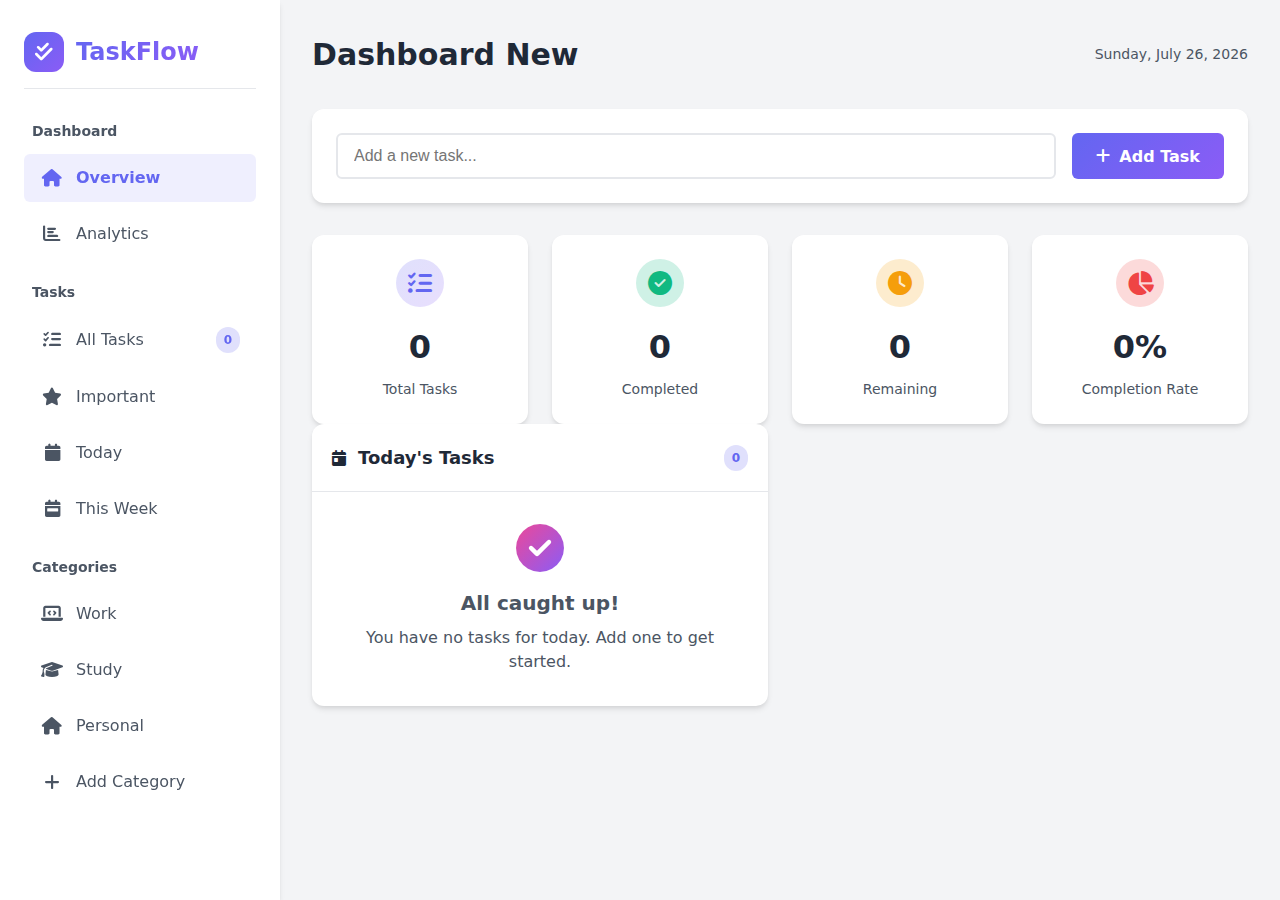
<file: todos/templates/todos/index.html>
<!DOCTYPE html>
<html lang="en">
<head>
  <meta charset="utf-8">
  <meta name="viewport" content="width=device-width, initial-scale=1, shrink-to-fit=no">
  <title>Gradient Tasks</title>
  
  <!-- Font Awesome for icons -->
  <link rel="stylesheet" href="https://cdnjs.cloudflare.com/ajax/libs/font-awesome/6.4.0/css/all.min.css">
  
  <style>
    :root {
      --primary-gradient: linear-gradient(135deg, #6366F1 0%, #8B5CF6 100%);
      --secondary-gradient: linear-gradient(135deg, #EC4899 0%, #8B5CF6 100%);
      --success-color: #10B981;
      --danger-color: #EF4444;
      --warning-color: #F59E0B;
      --text-primary: #1F2937;
      --text-secondary: #4B5563;
      --text-light: #F9FAFB;
      --bg-primary: #F3F4F6;
      --bg-card: #FFFFFF;
      --shadow-sm: 0 1px 2px rgba(0, 0, 0, 0.05);
      --shadow-md: 0 4px 6px -1px rgba(0, 0, 0, 0.1), 0 2px 4px -1px rgba(0, 0, 0, 0.06);
      --shadow-lg: 0 10px 15px -3px rgba(0, 0, 0, 0.1), 0 4px 6px -2px rgba(0, 0, 0, 0.05);
      --border-radius-sm: 0.375rem;
      --border-radius-md: 0.75rem;
      --border-radius-lg: 1.5rem;
      --transition: all 0.3s ease;
      --font-sans: 'Inter', system-ui, -apple-system, BlinkMacSystemFont, 'Segoe UI', Roboto, 'Helvetica Neue', Arial, sans-serif;
    }

    * {
      margin: 0;
      padding: 0;
      box-sizing: border-box;
    }

    body {
      font-family: var(--font-sans);
      background-color: var(--bg-primary);
      color: var(--text-primary);
      line-height: 1.5;
      min-height: 100vh;
      display: flex;
      flex-direction: column;
    }

    a {
      text-decoration: none;
      color: inherit;
    }

    button {
      background: none;
      border: none;
      font-family: inherit;
      cursor: pointer;
    }

    input, button {
      font-size: 1rem;
    }

    .sidebar {
      position: fixed;
      left: 0;
      top: 0;
      height: 100vh;
      width: 280px;
      background: var(--bg-card);
      box-shadow: var(--shadow-md);
      padding: 2rem 1.5rem;
      display: flex;
      flex-direction: column;
      z-index: 10;
    }

    .sidebar-header {
      display: flex;
      align-items: center;
      margin-bottom: 2rem;
      padding-bottom: 1rem;
      border-bottom: 1px solid #E5E7EB;
    }

    .logo {
      background: var(--primary-gradient);
      color: white;
      width: 40px;
      height: 40px;
      border-radius: 12px;
      display: flex;
      align-items: center;
      justify-content: center;
      font-size: 1.25rem;
      margin-right: 0.75rem;
    }

    .app-name {
      font-weight: 700;
      font-size: 1.5rem;
      background: var(--primary-gradient);
      -webkit-background-clip: text;
      background-clip: text;
      color: transparent;
    }

    .sidebar-nav {
      flex-grow: 1;
    }

    .nav-section {
      margin-bottom: 1.5rem;
    }

    .nav-section-title {
      font-size: 0.875rem;
      font-weight: 600;
      color: var(--text-secondary);
      margin-bottom: 0.75rem;
      padding-left: 0.5rem;
    }

    .nav-items {
      list-style: none;
    }

    .nav-item {
      margin-bottom: 0.5rem;
    }

    .nav-link {
      display: flex;
      align-items: center;
      padding: 0.75rem 1rem;
      border-radius: var(--border-radius-sm);
      color: var(--text-secondary);
      font-weight: 500;
      transition: var(--transition);
    }

    .nav-link:hover {
      background-color: rgba(99, 102, 241, 0.1);
      color: #6366F1;
    }

    .nav-link.active {
      background-color: rgba(99, 102, 241, 0.1);
      color: #6366F1;
      font-weight: 600;
    }

    .nav-link i {
      margin-right: 0.75rem;
      font-size: 1.1rem;
      width: 1.5rem;
      text-align: center;
    }

    .nav-link .badge {
      margin-left: auto;
      background-color: rgba(99, 102, 241, 0.2);
      color: #6366F1;
      font-size: 0.75rem;
      font-weight: 600;
      padding: 0.25rem 0.5rem;
      border-radius: 9999px;
    }

    .main-content {
      margin-left: 280px;
      padding: 2rem;
      flex-grow: 1;
    }

    .page-header {
      display: flex;
      align-items: center;
      justify-content: space-between;
      margin-bottom: 2rem;
    }

    .page-title {
      font-size: 1.875rem;
      font-weight: 700;
      color: var(--text-primary);
    }

    .date-display {
      font-size: 0.875rem;
      color: var(--text-secondary);
    }

    .add-task-container {
      margin-bottom: 2rem;
    }

    .add-task-form {
      background: var(--bg-card);
      border-radius: var(--border-radius-md);
      box-shadow: var(--shadow-md);
      padding: 1.5rem;
    }

    .form-group {
      display: flex;
      gap: 1rem;
    }

    .form-input {
      flex-grow: 1;
      padding: 0.75rem 1rem;
      border: 2px solid #E5E7EB;
      border-radius: var(--border-radius-sm);
      transition: var(--transition);
    }

    .form-input:focus {
      outline: none;
      border-color: #6366F1;
      box-shadow: 0 0 0 3px rgba(99, 102, 241, 0.2);
    }

    .btn {
      display: inline-flex;
      align-items: center;
      justify-content: center;
      padding: 0.75rem 1.5rem;
      border-radius: var(--border-radius-sm);
      font-weight: 600;
      transition: var(--transition);
    }

    .btn-primary {
      background: var(--primary-gradient);
      color: white;
    }

    .btn-primary:hover {
      box-shadow: 0 4px 12px rgba(99, 102, 241, 0.3);
      transform: translateY(-2px);
    }

    .btn i {
      margin-right: 0.5rem;
    }

    .tasks-container {
      display: grid;
      grid-template-columns: repeat(auto-fill, minmax(300px, 1fr));
      gap: 1.5rem;
    }

    .category-card {
      background: var(--bg-card);
      border-radius: var(--border-radius-md);
      box-shadow: var(--shadow-md);
      overflow: hidden;
    }

    .category-header {
      padding: 1.25rem;
      border-bottom: 1px solid #E5E7EB;
      display: flex;
      align-items: center;
      justify-content: space-between;
    }

    .category-title {
      font-size: 1.125rem;
      font-weight: 600;
      display: flex;
      align-items: center;
    }

    .category-title i {
      margin-right: 0.75rem;
      font-size: 1rem;
    }

    .category-badge {
      background-color: rgba(99, 102, 241, 0.2);
      color: #6366F1;
      font-size: 0.75rem;
      font-weight: 600;
      padding: 0.25rem 0.5rem;
      border-radius: 9999px;
    }

    .tasks-list {
      padding: 1rem;
      min-height: 200px;
      max-height: 400px;
      overflow-y: auto;
    }

    .task-item {
      padding: 1rem;
      background-color: #F9FAFB;
      border-radius: var(--border-radius-sm);
      margin-bottom: 0.75rem;
      display: flex;
      align-items: center;
      transition: var(--transition);
    }

    .task-item:hover {
      background-color: #F3F4F6;
      transform: translateY(-2px);
      box-shadow: var(--shadow-sm);
    }

    .task-checkbox {
      appearance: none;
      -webkit-appearance: none;
      width: 20px;
      height: 20px;
      border-radius: 4px;
      border: 2px solid #6366F1;
      margin-right: 0.75rem;
      position: relative;
      cursor: pointer;
      flex-shrink: 0;
      transition: var(--transition);
    }

    .task-checkbox:checked {
      background-color: #6366F1;
      border-color: #6366F1;
    }

    .task-checkbox:checked::after {
      content: '✓';
      position: absolute;
      color: white;
      font-size: 0.75rem;
      font-weight: bold;
      top: 50%;
      left: 50%;
      transform: translate(-50%, -50%);
    }

    .task-content {
      flex-grow: 1;
    }

    .task-text {
      margin-bottom: 0.25rem;
      transition: var(--transition);
    }

    .task-item.completed .task-text {
      text-decoration: line-through;
      color: var(--text-secondary);
    }

    .task-meta {
      display: flex;
      align-items: center;
      font-size: 0.75rem;
      color: var(--text-secondary);
    }

    .task-meta i {
      margin-right: 0.25rem;
    }

    .task-meta span {
      margin-right: 0.75rem;
    }

    .task-actions {
      display: flex;
      gap: 0.5rem;
    }

    .task-btn {
      width: 28px;
      height: 28px;
      border-radius: 50%;
      display: flex;
      align-items: center;
      justify-content: center;
      color: var(--text-secondary);
      transition: var(--transition);
    }

    .task-btn:hover {
      background-color: #E5E7EB;
    }

    .delete-btn:hover {
      color: var(--danger-color);
      background-color: rgba(239, 68, 68, 0.1);
    }

    .edit-btn:hover {
      color: var(--warning-color);
      background-color: rgba(245, 158, 11, 0.1);
    }

    .empty-state {
      padding: 2rem;
      text-align: center;
      color: var(--text-secondary);
    }

    .empty-state i {
      font-size: 3rem;
      margin-bottom: 1rem;
      background: var(--secondary-gradient);
      -webkit-background-clip: text;
      background-clip: text;
      color: transparent;
    }

    .empty-state h3 {
      margin-bottom: 0.5rem;
      font-size: 1.25rem;
    }

    .stats-grid {
      display: grid;
      grid-template-columns: repeat(auto-fit, minmax(200px, 1fr));
      gap: 1.5rem;
      margin-top: 2rem;
    }

    .stat-card {
      background: var(--bg-card);
      border-radius: var(--border-radius-md);
      padding: 1.5rem;
      box-shadow: var(--shadow-md);
      display: flex;
      flex-direction: column;
      align-items: center;
      text-align: center;
    }

    .stat-icon {
      width: 48px;
      height: 48px;
      border-radius: 50%;
      display: flex;
      align-items: center;
      justify-content: center;
      margin-bottom: 1rem;
      font-size: 1.5rem;
    }

    .stat-icon.primary {
      background: linear-gradient(135deg, rgba(99, 102, 241, 0.2) 0%, rgba(139, 92, 246, 0.2) 100%);
      color: #6366F1;
    }

    .stat-icon.success {
      background: rgba(16, 185, 129, 0.2);
      color: #10B981;
    }

    .stat-icon.warning {
      background: rgba(245, 158, 11, 0.2);
      color: #F59E0B;
    }

    .stat-icon.danger {
      background: rgba(239, 68, 68, 0.2);
      color: #EF4444;
    }

    .stat-value {
      font-size: 2rem;
      font-weight: 700;
      margin-bottom: 0.5rem;
    }

    .stat-label {
      color: var(--text-secondary);
      font-size: 0.875rem;
    }

    .priority-badge {
      font-size: 0.75rem;
      padding: 0.25rem 0.5rem;
      border-radius: 9999px;
      margin-left: 0.5rem;
    }

    .priority-high {
      background-color: rgba(239, 68, 68, 0.2);
      color: #EF4444;
    }

    .priority-medium {
      background-color: rgba(245, 158, 11, 0.2);
      color: #F59E0B;
    }

    .priority-low {
      background-color: rgba(16, 185, 129, 0.2);
      color: #10B981;
    }

    @media (max-width: 1024px) {
      .sidebar {
        width: 220px;
      }
      .main-content {
        margin-left: 220px;
      }
    }

    @media (max-width: 768px) {
      .sidebar {
        transform: translateX(-100%);
      }
      .main-content {
        margin-left: 0;
      }
      .tasks-container {
        grid-template-columns: 1fr;
      }
    }

    /* Animation */
    @keyframes fadeIn {
      from { opacity: 0; transform: translateY(10px); }
      to { opacity: 1; transform: translateY(0); }
    }

    .task-item {
      animation: fadeIn 0.3s ease-out;
    }
  </style>
</head>
<body>
  <!-- Sidebar -->
  <aside class="sidebar">
    <div class="sidebar-header">
      <div class="logo">
        <i class="fas fa-check-double"></i>
      </div>
      <h1 class="app-name">TaskFlow</h1>
    </div>

    <nav class="sidebar-nav">
      <div class="nav-section">
        <h2 class="nav-section-title">Dashboard</h2>
        <ul class="nav-items">
          <li class="nav-item">
            <a href="#" class="nav-link active">
              <i class="fas fa-home"></i>
              <span>Overview</span>
            </a>
          </li>
          <li class="nav-item">
            <a href="#" class="nav-link">
              <i class="fas fa-chart-bar"></i>
              <span>Analytics</span>
            </a>
          </li>
        </ul>
      </div>

      <div class="nav-section">
        <h2 class="nav-section-title">Tasks</h2>
        <ul class="nav-items">
          <li class="nav-item">
            <a href="#" class="nav-link">
              <i class="fas fa-list-check"></i>
              <span>All Tasks</span>
              <span class="badge" id="all-tasks-count">0</span>
            </a>
          </li>
          <li class="nav-item">
            <a href="#" class="nav-link">
              <i class="fas fa-star"></i>
              <span>Important</span>
            </a>
          </li>
          <li class="nav-item">
            <a href="#" class="nav-link">
              <i class="fas fa-calendar"></i>
              <span>Today</span>
            </a>
          </li>
          <li class="nav-item">
            <a href="#" class="nav-link">
              <i class="fas fa-calendar-week"></i>
              <span>This Week</span>
            </a>
          </li>
        </ul>
      </div>

      <div class="nav-section">
        <h2 class="nav-section-title">Categories</h2>
        <ul class="nav-items">
          <li class="nav-item">
            <a href="#" class="nav-link">
              <i class="fas fa-laptop-code"></i>
              <span>Work</span>
            </a>
          </li>
          <li class="nav-item">
            <a href="#" class="nav-link">
              <i class="fas fa-graduation-cap"></i>
              <span>Study</span>
            </a>
          </li>
          <li class="nav-item">
            <a href="#" class="nav-link">
              <i class="fas fa-house"></i>
              <span>Personal</span>
            </a>
          </li>
          <li class="nav-item">
            <a href="#" class="nav-link">
              <i class="fas fa-plus"></i>
              <span>Add Category</span>
            </a>
          </li>
        </ul>
      </div>
    </nav>
  </aside>

  <!-- Main Content -->
  <main class="main-content">
    <div class="page-header">
      <h1 class="page-title">Dashboard New</h1>
      <div class="date-display" id="date-display"></div>
    </div>

    <!-- Add Task Form -->
    <div class="add-task-container">
      <form class="add-task-form" id="todo-form">
        <div class="form-group">
          <input type="text" class="form-input" id="todo-input" placeholder="Add a new task..." required>
          <button type="submit" class="btn btn-primary">
            <i class="fas fa-plus"></i> Add Task
          </button>
        </div>
      </form>
    </div>

    <!-- Stats Grid -->
    <div class="stats-grid">
      <div class="stat-card">
        <div class="stat-icon primary">
          <i class="fas fa-list-check"></i>
        </div>
        <div class="stat-value" id="total-count">0</div>
        <div class="stat-label">Total Tasks</div>
      </div>
      <div class="stat-card">
        <div class="stat-icon success">
          <i class="fas fa-check-circle"></i>
        </div>
        <div class="stat-value" id="completed-count">0</div>
        <div class="stat-label">Completed</div>
      </div>
      <div class="stat-card">
        <div class="stat-icon warning">
          <i class="fas fa-clock"></i>
        </div>
        <div class="stat-value" id="remaining-count">0</div>
        <div class="stat-label">Remaining</div>
      </div>
      <div class="stat-card">
        <div class="stat-icon danger">
          <i class="fas fa-chart-pie"></i>
        </div>
        <div class="stat-value" id="completion-rate">0%</div>
        <div class="stat-label">Completion Rate</div>
      </div>
    </div>

    <!-- Tasks Grid -->
    <div class="tasks-container">
      <!-- Today's Tasks -->
      <div class="category-card">
        <div class="category-header">
          <h2 class="category-title">
            <i class="fas fa-calendar-day"></i> Today's Tasks
          </h2>
          <span class="category-badge" id="today-count">0</span>
        </div>
        <div class="tasks-list" id="todo-list">
          <!-- Tasks will be added dynamically -->
        </div>
        <!-- Empty state -->
        <div class="empty-state" id="empty-state" style="display:none;">
          <i class="fas fa-check-circle"></i>
          <h3>All caught up!</h3>
          <p>You have no tasks for today. Add one to get started.</p>
        </div>
      </div>
    </div>
  </main>

  <!-- JavaScript -->
  <script>
    // DOM Elements
    const todoForm = document.getElementById('todo-form');
    const todoInput = document.getElementById('todo-input');
    const todoList = document.getElementById('todo-list');
    const emptyState = document.getElementById('empty-state');
    const totalCount = document.getElementById('total-count');
    const completedCount = document.getElementById('completed-count');
    const remainingCount = document.getElementById('remaining-count');
    const completionRate = document.getElementById('completion-rate');
    const dateDisplay = document.getElementById('date-display');
    const allTasksCount = document.getElementById('all-tasks-count');
    const todayCount = document.getElementById('today-count');

    // Todo items array
    let todos = JSON.parse(localStorage.getItem('todos')) || [];

    // Display current date
    function updateDate() {
      const now = new Date();
      const options = { weekday: 'long', year: 'numeric', month: 'long', day: 'numeric' };
      dateDisplay.textContent = now.toLocaleDateString('en-US', options);
    }

    // Save todos to localStorage
    function saveTodos() {
      localStorage.setItem('todos', JSON.stringify(todos));
      updateStats();
    }

    // Update statistics
    function updateStats() {
      const total = todos.length;
      const completed = todos.filter(todo => todo.completed).length;
      const remaining = total - completed;
      const rate = total === 0 ? 0 : Math.round((completed / total) * 100);

      totalCount.textContent = total;
      completedCount.textContent = completed;
      remainingCount.textContent = remaining;
      completionRate.textContent = `${rate}%`;
      allTasksCount.textContent = total;
      todayCount.textContent = total;

      // Show/hide empty state
      if (total === 0) {
        emptyState.style.display = 'block';
        todoList.style.display = 'none';
      } else {
        emptyState.style.display = 'none';
        todoList.style.display = 'block';
      }
    }

    // Generate a random priority
    function getRandomPriority() {
      const priorities = ['high', 'medium', 'low'];
      return priorities[Math.floor(Math.random() * priorities.length)];
    }

    // Format date for display
    function formatDate(timestamp) {
      const date = new Date(timestamp);
      return date.toLocaleDateString('en-US', { month: 'short', day: 'numeric' });
    }

    // Create todo item
    function createTodoElement(todo) {
      const taskItem = document.createElement('div');
      taskItem.classList.add('task-item');
      if (todo.completed) {
        taskItem.classList.add('completed');
      }
      taskItem.setAttribute('data-id', todo.id);

      // Generate a random priority if not set
      if (!todo.priority) {
        todo.priority = getRandomPriority();
      }

      const checkbox = document.createElement('input');
      checkbox.type = 'checkbox';
      checkbox.classList.add('task-checkbox');
      checkbox.checked = todo.completed;
      checkbox.addEventListener('change', () => toggleTodo(todo.id));

      const taskContent = document.createElement('div');
      taskContent.classList.add('task-content');

      const taskText = document.createElement('div');
      taskText.classList.add('task-text');
      taskText.textContent = todo.text;

      // Add priority badge
      const priorityBadge = document.createElement('span');
      priorityBadge.classList.add('priority-badge', `priority-${todo.priority}`);
      priorityBadge.textContent = todo.priority.charAt(0).toUpperCase() + todo.priority.slice(1);
      taskText.appendChild(priorityBadge);

      const taskMeta = document.createElement('div');
      taskMeta.classList.add('task-meta');

      // Add date
      const dateSpan = document.createElement('span');
      dateSpan.innerHTML = `<i class="far fa-calendar"></i> ${formatDate(todo.id)}`;
      taskMeta.appendChild(dateSpan);

      taskContent.appendChild(taskText);
      taskContent.appendChild(taskMeta);

      const taskActions = document.createElement('div');
      taskActions.classList.add('task-actions');

      const editBtn = document.createElement('button');
      editBtn.classList.add('task-btn', 'edit-btn');
      editBtn.innerHTML = '<i class="far fa-edit"></i>';
      // For future implementation
      editBtn.addEventListener('click', () => {
        // Edit functionality
      });

      const deleteBtn = document.createElement('button');
      deleteBtn.classList.add('task-btn', 'delete-btn');
      deleteBtn.innerHTML = '<i class="far fa-trash-alt"></i>';
      deleteBtn.addEventListener('click', () => deleteTodo(todo.id));

      taskActions.appendChild(editBtn);
      taskActions.appendChild(deleteBtn);

      taskItem.appendChild(checkbox);
      taskItem.appendChild(taskContent);
      taskItem.appendChild(taskActions);

      return taskItem;
    }

    // Render todos
    function renderTodos() {
      todoList.innerHTML = '';
      
      todos.forEach(todo => {
        const todoElement = createTodoElement(todo);
        todoList.appendChild(todoElement);
      });

      updateStats();
    }

    // Add new todo
    function addTodo(text) {
      const todo = {
        id: Date.now(),
        text,
        completed: false,
        priority: getRandomPriority()
      };

      todos.push(todo);
      saveTodos();
      renderTodos();
    }

    // Toggle todo status
    function toggleTodo(id) {
      todos = todos.map(todo => {
        if (todo.id === id) {
          return { ...todo, completed: !todo.completed };
        }
        return todo;
      });

      saveTodos();
      renderTodos();
    }

    // Delete todo
    function deleteTodo(id) {
      todos = todos.filter(todo => todo.id !== id);
      saveTodos();
      renderTodos();
    }

    // Event listeners
    todoForm.addEventListener('submit', e => {
      e.preventDefault();
      const text = todoInput.value.trim();
      
      if (text) {
        addTodo(text);
        todoInput.value = '';
      }
    });

    // Initialize
    updateDate();
    renderTodos();
  </script>
</body>
</html>
</file>
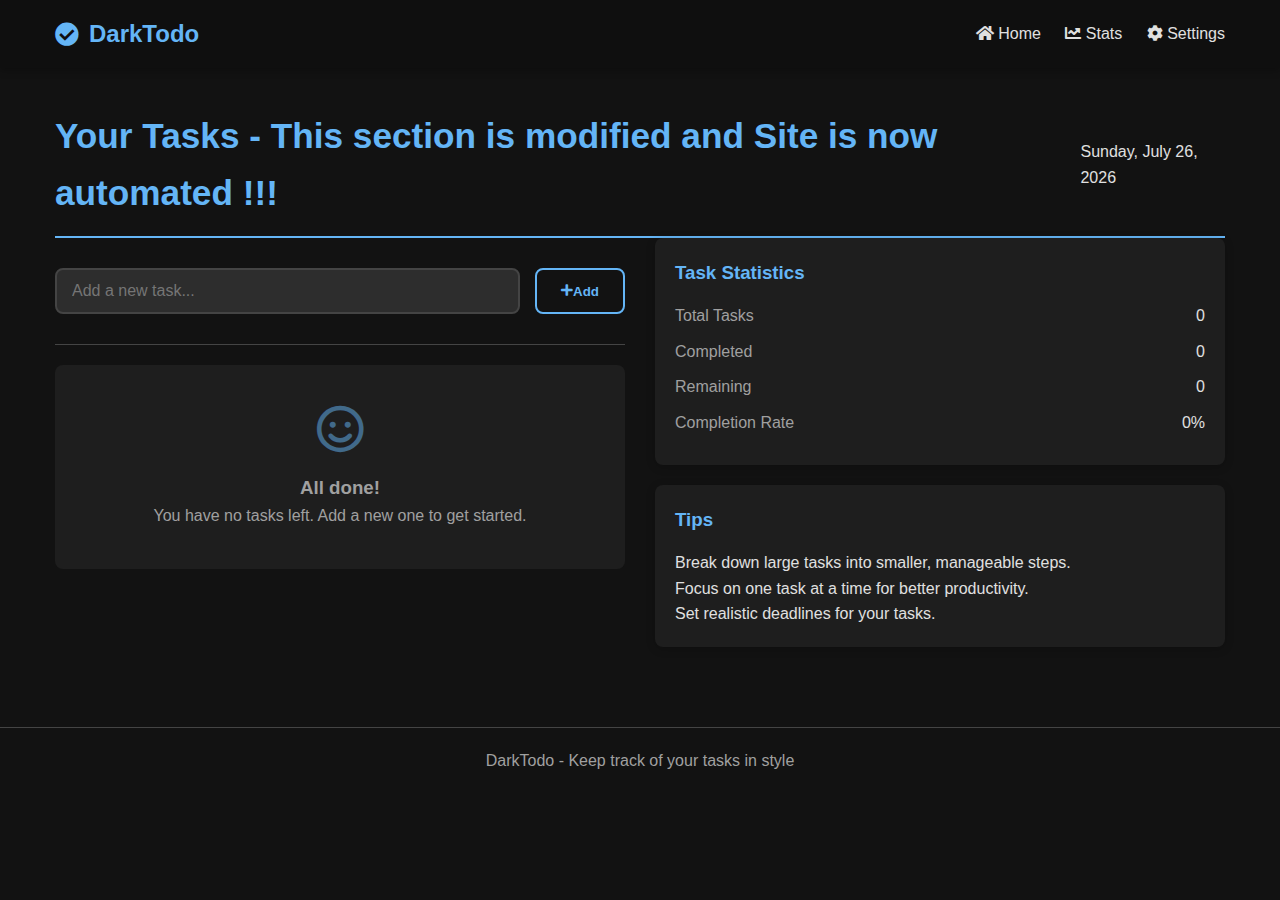
<file: ci-cd_2/todos/templates/todos/index.html>
<!DOCTYPE html>
<html lang="en">
<head>
  <meta charset="utf-8">
  <meta name="viewport" content="width=device-width, initial-scale=1, shrink-to-fit=no">
  <title>Dark Todo App</title>
  
  <!-- Font Awesome for icons -->
  <link rel="stylesheet" href="https://cdnjs.cloudflare.com/ajax/libs/font-awesome/5.15.4/css/all.min.css">
  
  <style>
    :root {
      --primary-color: #64b5f6;
      --primary-hover: #82c4f8;
      --success-color: #4caf50;
      --danger-color: #f44336;
      --text-color: #e0e0e0;
      --text-muted: #a0a0a0;
      --bg-color: #121212;
      --bg-card: #1e1e1e;
      --bg-input: #2d2d2d;
      --border-color: #444;
      --shadow: 0 2px 10px rgba(0, 0, 0, 0.2);
      --transition: all 0.3s ease;
      --border-radius: 8px;
    }

    * {
      margin: 0;
      padding: 0;
      box-sizing: border-box;
    }

    body {
      font-family: 'Inter', 'Segoe UI', Roboto, sans-serif;
      color: var(--text-color);
      background-color: var(--bg-color);
      line-height: 1.6;
      min-height: 100vh;
    }

    .container {
      max-width: 1200px;
      margin: 0 auto;
      padding: 0 15px;
    }

    .navbar {
      background-color: #0f0f0f;
      box-shadow: 0 2px 8px rgba(0, 0, 0, 0.3);
      padding: 15px 0;
      position: sticky;
      top: 0;
      z-index: 10;
    }

    .navbar-content {
      display: flex;
      justify-content: space-between;
      align-items: center;
    }

    .navbar-logo {
      font-size: 24px;
      font-weight: bold;
      color: var(--primary-color);
      text-decoration: none;
      display: flex;
      align-items: center;
    }

    .navbar-logo i {
      margin-right: 10px;
    }

    .navbar-links a {
      color: var(--text-color);
      text-decoration: none;
      margin-left: 20px;
      font-weight: 500;
      transition: var(--transition);
    }

    .navbar-links a:hover {
      color: var(--primary-color);
    }

    .row {
      display: flex;
      flex-wrap: wrap;
      margin: 0 -15px;
    }

    .col {
      padding: 0 15px;
      flex: 1;
    }

    .col-md-6 {
      width: 50%;
      padding: 0 15px;
    }

    @media (max-width: 768px) {
      .col-md-6 {
        width: 100%;
      }
    }

    .page-header {
      margin-top: 40px;
      padding-bottom: 15px;
      border-bottom: 2px solid var(--primary-color);
      display: flex;
      justify-content: space-between;
      align-items: center;
    }

    .page-header h1 {
      font-weight: 700;
      color: var(--primary-color);
      margin: 0;
      font-size: 2.2rem;
      transition: var(--transition);
    }

    .page-header h1:hover {
      transform: translateY(-2px);
    }

    .form-container {
      margin: 30px 0;
    }

    .form-row {
      display: flex;
      gap: 15px;
      margin-bottom: 20px;
    }

    .form-control {
      width: 100%;
      padding: 12px 15px;
      border: 2px solid var(--border-color);
      border-radius: var(--border-radius);
      font-size: 1rem;
      transition: var(--transition);
      background-color: var(--bg-input);
      color: var(--text-color);
    }

    .form-control:focus {
      outline: none;
      border-color: var(--primary-color);
      box-shadow: 0 0 0 3px rgba(100, 181, 246, 0.2);
    }

    .btn {
      padding: 12px 24px;
      border-radius: var(--border-radius);
      font-weight: 600;
      cursor: pointer;
      transition: var(--transition);
      display: inline-flex;
      align-items: center;
      justify-content: center;
    }

    .btn-outline-primary {
      background-color: transparent;
      color: var(--primary-color);
      border: 2px solid var(--primary-color);
    }

    .btn-outline-primary:hover {
      background-color: var(--primary-color);
      color: white;
      transform: translateY(-2px);
    }

    hr {
      border: none;
      border-top: 1px solid var(--border-color);
      margin: 20px 0;
    }

    .list-group {
      margin-top: 20px;
    }

    .list-group-item {
      background-color: var(--bg-card);
      border-radius: var(--border-radius);
      padding: 16px 20px;
      margin-bottom: 12px;
      box-shadow: var(--shadow);
      display: flex;
      align-items: center;
      transition: var(--transition);
      position: relative;
      overflow: hidden;
      border: none;
    }

    .list-group-item:hover {
      transform: translateY(-2px);
      box-shadow: 0 4px 15px rgba(0, 0, 0, 0.3);
      z-index: 1;
    }

    .list-group-item::before {
      content: '';
      position: absolute;
      left: 0;
      top: 0;
      height: 100%;
      width: 4px;
      background-color: var(--primary-color);
      transition: var(--transition);
    }

    .list-group-item.todo-complete::before {
      background-color: var(--success-color);
    }

    .todo-status-checkbox {
      appearance: none;
      -webkit-appearance: none;
      height: 22px;
      width: 22px;
      background-color: var(--bg-input);
      border: 2px solid var(--primary-color);
      border-radius: 5px;
      cursor: pointer;
      margin-right: 15px;
      position: relative;
      transition: var(--transition);
      flex-shrink: 0;
    }

    .todo-status-checkbox:checked {
      background-color: var(--success-color);
      border-color: var(--success-color);
    }

    .todo-status-checkbox:checked::after {
      content: '✓';
      position: absolute;
      color: white;
      font-size: 14px;
      font-weight: bold;
      top: 50%;
      left: 50%;
      transform: translate(-50%, -50%);
    }

    .todo-status-checkbox:hover {
      transform: scale(1.05);
    }

    .todo-text {
      flex-grow: 1;
    }

    .todo-complete .todo-text {
      text-decoration: line-through;
      color: var(--text-muted);
      font-style: italic;
    }

    .delete-btn {
      color: #666;
      font-size: 18px;
      cursor: pointer;
      transition: var(--transition);
      padding: 6px;
      border-radius: 50%;
      margin-left: auto;
      background: none;
      border: none;
    }

    .delete-btn:hover {
      color: var(--danger-color);
      background-color: rgba(244, 67, 54, 0.1);
      transform: scale(1.1);
    }

    .stats-card {
      background-color: var(--bg-card);
      border-radius: var(--border-radius);
      padding: 20px;
      box-shadow: var(--shadow);
      margin-bottom: 20px;
    }

    .stats-card h3 {
      margin-bottom: 15px;
      color: var(--primary-color);
    }

    .stats-row {
      display: flex;
      justify-content: space-between;
      margin-bottom: 10px;
    }

    .stat-label {
      color: var(--text-muted);
    }

    .empty-state {
      text-align: center;
      padding: 40px 20px;
      background-color: var(--bg-card);
      border-radius: var(--border-radius);
      color: var(--text-muted);
    }

    .empty-state i {
      font-size: 48px;
      margin-bottom: 20px;
      color: var(--primary-color);
      opacity: 0.5;
    }

    .footer {
      margin-top: 60px;
      padding: 20px 0;
      text-align: center;
      border-top: 1px solid var(--border-color);
      color: var(--text-muted);
    }

    /* Animations */
    @keyframes fadeIn {
      from { opacity: 0; transform: translateY(10px); }
      to { opacity: 1; transform: translateY(0); }
    }

    .list-group-item {
      animation: fadeIn 0.3s ease-out;
    }
  </style>
</head>
<body>
  <!-- Navbar -->
  <nav class="navbar">
    <div class="container navbar-content">
      <a href="#" class="navbar-logo">
        <i class="fas fa-check-circle"></i>
        DarkTodo
      </a>
      <div class="navbar-links">
        <a href="#"><i class="fas fa-home"></i> Home</a>
        <a href="#"><i class="fas fa-chart-line"></i> Stats</a>
        <a href="#"><i class="fas fa-cog"></i> Settings</a>
      </div>
    </div>
  </nav>

  <!-- Main Content -->
  <div class="container">
    <!-- Title row -->
    <div class="row">
      <div class="col">
        <div class="page-header">
          <h1>Your Tasks - This section is modified and Site is now automated !!!</h1>
          <div>
            <span id="date-display"></span>
          </div>
        </div>
      </div>
    </div>

    <div class="row">
      <!-- Left: Form and Todo List -->
      <div class="col-md-6">
        <!-- Add a todo form -->
        <div class="form-container">
          <form id="todo-form">
            <div class="form-row">
              <input type="text" class="form-control" id="todo-input" placeholder="Add a new task..." required>
              <button type="submit" class="btn btn-outline-primary">
                <i class="fas fa-plus"></i> Add
              </button>
            </div>
          </form>
        </div>

        <hr>

        <!-- Todo list -->
        <div class="list-group" id="todo-list">
          <!-- Todo items will be added dynamically -->
        </div>

        <!-- Empty state (shown when no todos) -->
        <div class="empty-state" id="empty-state" style="display:none;">
          <i class="far fa-smile"></i>
          <h3>All done!</h3>
          <p>You have no tasks left. Add a new one to get started.</p>
        </div>
      </div>

      <!-- Right: Stats and Info -->
      <div class="col-md-6">
        <div class="stats-card">
          <h3>Task Statistics</h3>
          <div class="stats-row">
            <span class="stat-label">Total Tasks</span>
            <span id="total-count">0</span>
          </div>
          <div class="stats-row">
            <span class="stat-label">Completed</span>
            <span id="completed-count">0</span>
          </div>
          <div class="stats-row">
            <span class="stat-label">Remaining</span>
            <span id="remaining-count">0</span>
          </div>
          <div class="stats-row">
            <span class="stat-label">Completion Rate</span>
            <span id="completion-rate">0%</span>
          </div>
        </div>

        <div class="stats-card">
          <h3>Tips</h3>
          <p>Break down large tasks into smaller, manageable steps.</p>
          <p>Focus on one task at a time for better productivity.</p>
          <p>Set realistic deadlines for your tasks.</p>
        </div>
      </div>
    </div>
  </div>

  <!-- Footer -->
  <footer class="footer">
    <div class="container">
      <p>DarkTodo - Keep track of your tasks in style</p>
    </div>
  </footer>

  <!-- JavaScript -->
  <script>
    // DOM Elements
    const todoForm = document.getElementById('todo-form');
    const todoInput = document.getElementById('todo-input');
    const todoList = document.getElementById('todo-list');
    const emptyState = document.getElementById('empty-state');
    const totalCount = document.getElementById('total-count');
    const completedCount = document.getElementById('completed-count');
    const remainingCount = document.getElementById('remaining-count');
    const completionRate = document.getElementById('completion-rate');
    const dateDisplay = document.getElementById('date-display');

    // Todo items array
    let todos = JSON.parse(localStorage.getItem('todos')) || [];

    // Display current date
    function updateDate() {
      const now = new Date();
      const options = { weekday: 'long', year: 'numeric', month: 'long', day: 'numeric' };
      dateDisplay.textContent = now.toLocaleDateString('en-US', options);
    }

    // Save todos to localStorage
    function saveTodos() {
      localStorage.setItem('todos', JSON.stringify(todos));
      updateStats();
    }

    // Update statistics
    function updateStats() {
      const total = todos.length;
      const completed = todos.filter(todo => todo.completed).length;
      const remaining = total - completed;
      const rate = total === 0 ? 0 : Math.round((completed / total) * 100);

      totalCount.textContent = total;
      completedCount.textContent = completed;
      remainingCount.textContent = remaining;
      completionRate.textContent = `${rate}%`;

      // Show/hide empty state
      if (total === 0) {
        emptyState.style.display = 'block';
        todoList.style.display = 'none';
      } else {
        emptyState.style.display = 'none';
        todoList.style.display = 'block';
      }
    }

    // Create todo item
    function createTodoElement(todo) {
      const todoItem = document.createElement('div');
      todoItem.classList.add('list-group-item');
      if (todo.completed) {
        todoItem.classList.add('todo-complete');
      }
      todoItem.setAttribute('data-id', todo.id);

      const checkbox = document.createElement('input');
      checkbox.type = 'checkbox';
      checkbox.classList.add('todo-status-checkbox');
      checkbox.checked = todo.completed;
      checkbox.addEventListener('change', () => toggleTodo(todo.id));

      const todoText = document.createElement('span');
      todoText.classList.add('todo-text');
      todoText.textContent = todo.text;

      const deleteBtn = document.createElement('button');
      deleteBtn.classList.add('delete-btn');
      deleteBtn.innerHTML = '<i class="far fa-trash-alt"></i>';
      deleteBtn.addEventListener('click', () => deleteTodo(todo.id));

      todoItem.appendChild(checkbox);
      todoItem.appendChild(todoText);
      todoItem.appendChild(deleteBtn);

      return todoItem;
    }

    // Render todos
    function renderTodos() {
      todoList.innerHTML = '';
      
      todos.forEach(todo => {
        const todoElement = createTodoElement(todo);
        todoList.appendChild(todoElement);
      });

      updateStats();
    }

    // Add new todo
    function addTodo(text) {
      const todo = {
        id: Date.now(),
        text,
        completed: false
      };

      todos.push(todo);
      saveTodos();
      renderTodos();
    }

    // Toggle todo status
    function toggleTodo(id) {
      todos = todos.map(todo => {
        if (todo.id === id) {
          return { ...todo, completed: !todo.completed };
        }
        return todo;
      });

      saveTodos();
      renderTodos();
    }

    // Delete todo
    function deleteTodo(id) {
      todos = todos.filter(todo => todo.id !== id);
      saveTodos();
      renderTodos();
    }

    // Event listeners
    todoForm.addEventListener('submit', e => {
      e.preventDefault();
      const text = todoInput.value.trim();
      
      if (text) {
        addTodo(text);
        todoInput.value = '';
      }
    });

    // Initialize
    updateDate();
    renderTodos();
  </script>
</body>
</html>
</file>
